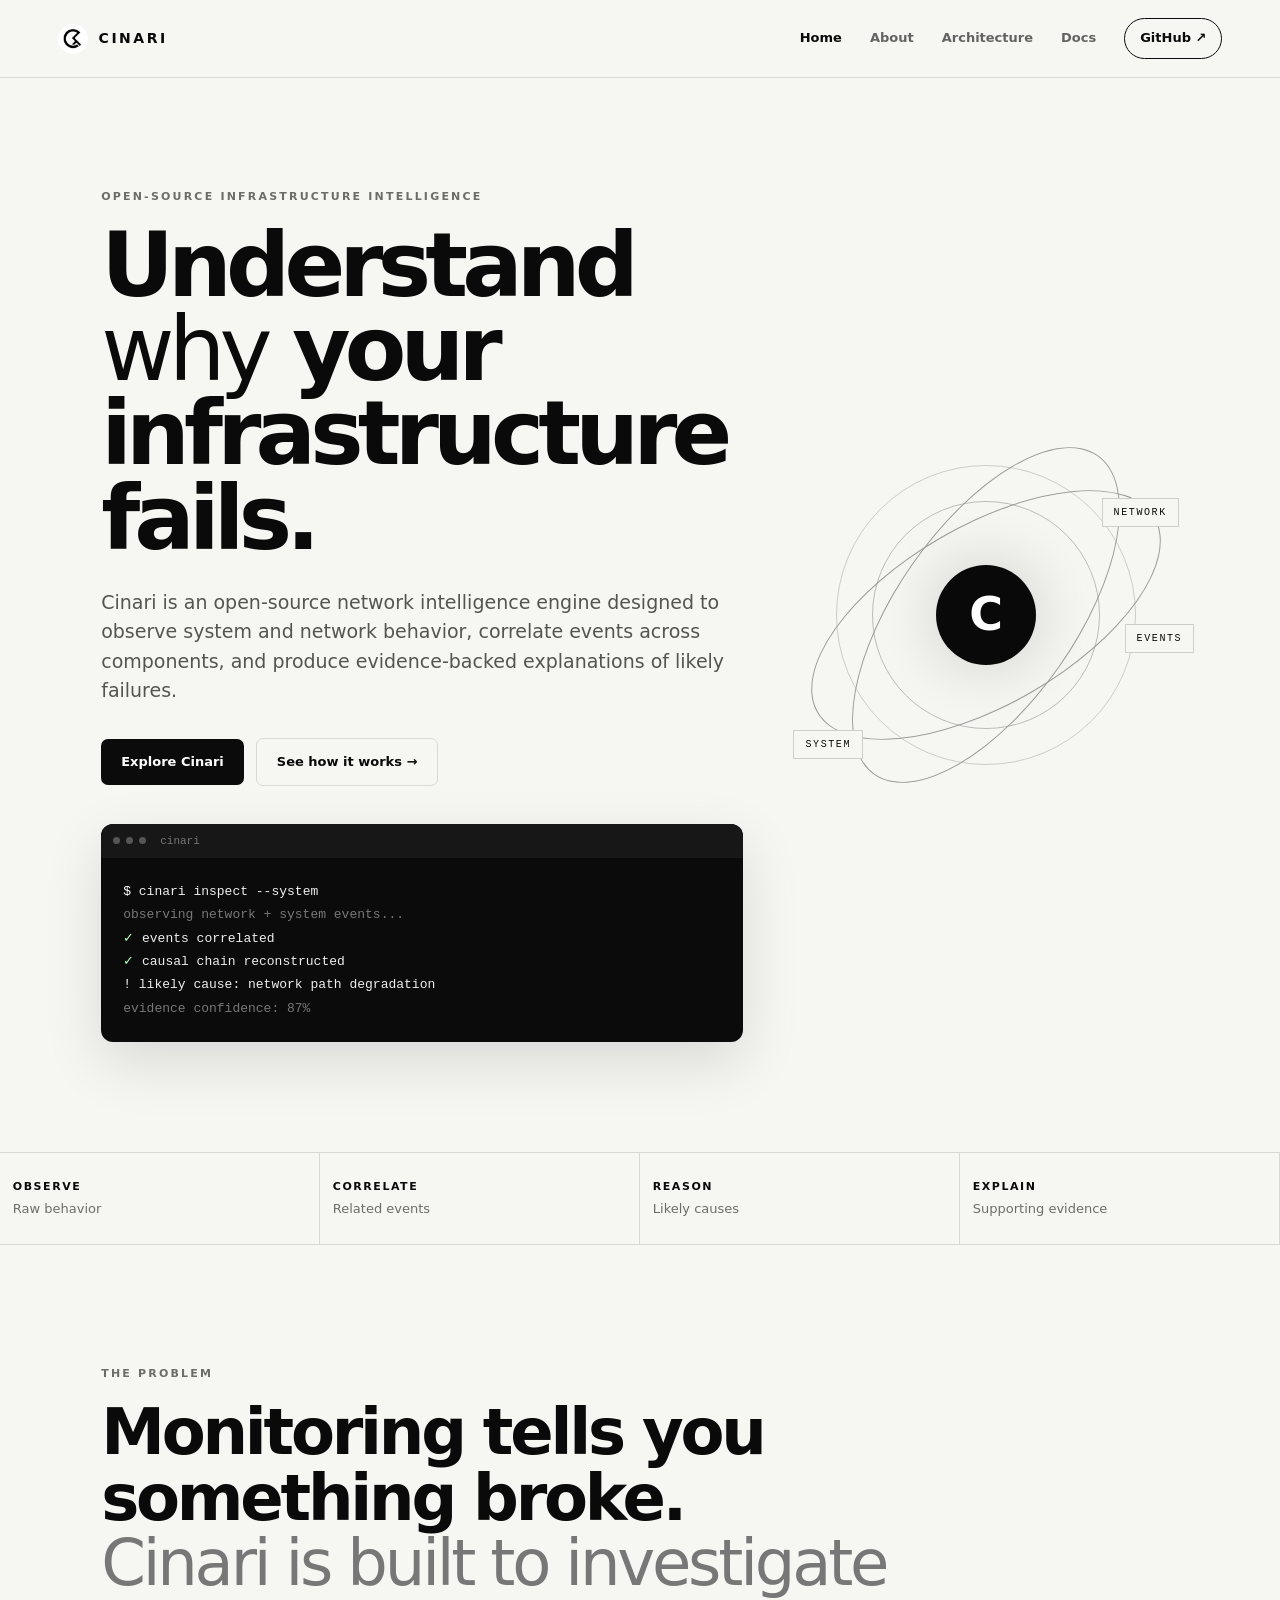
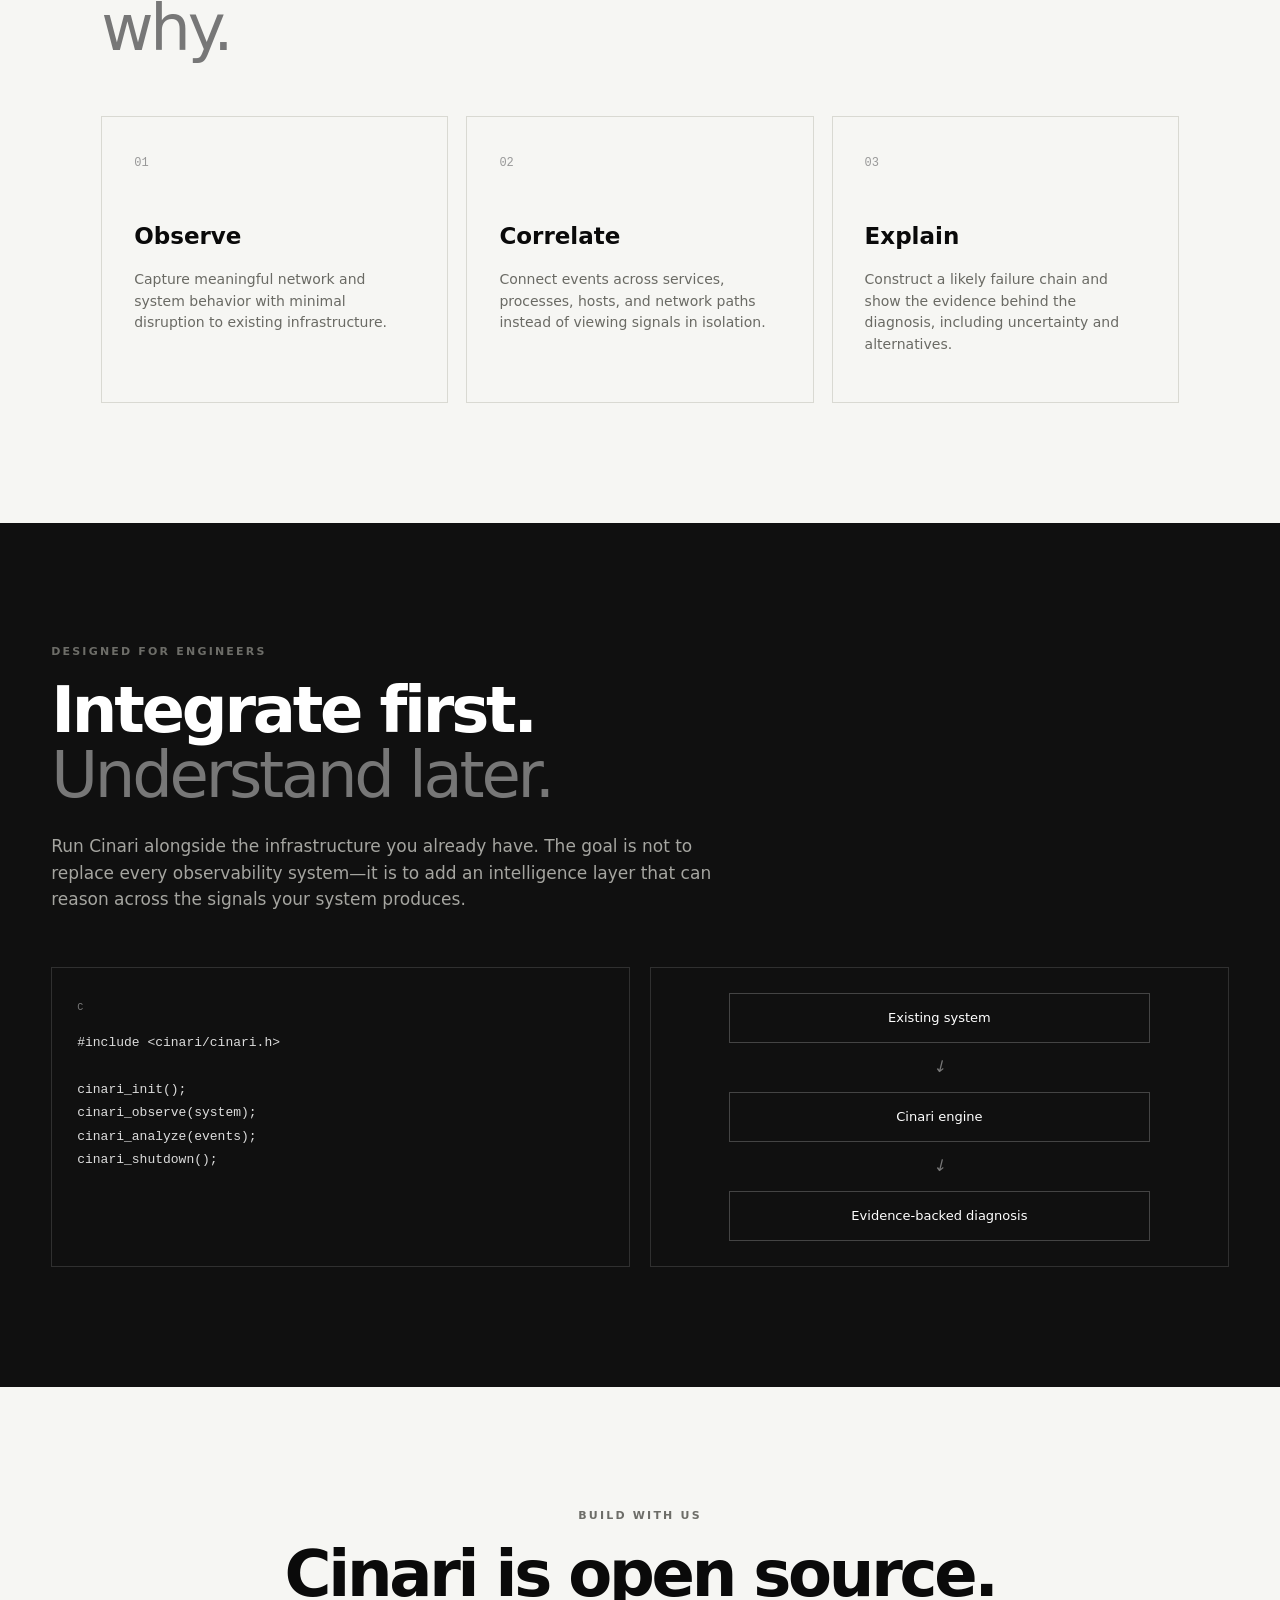
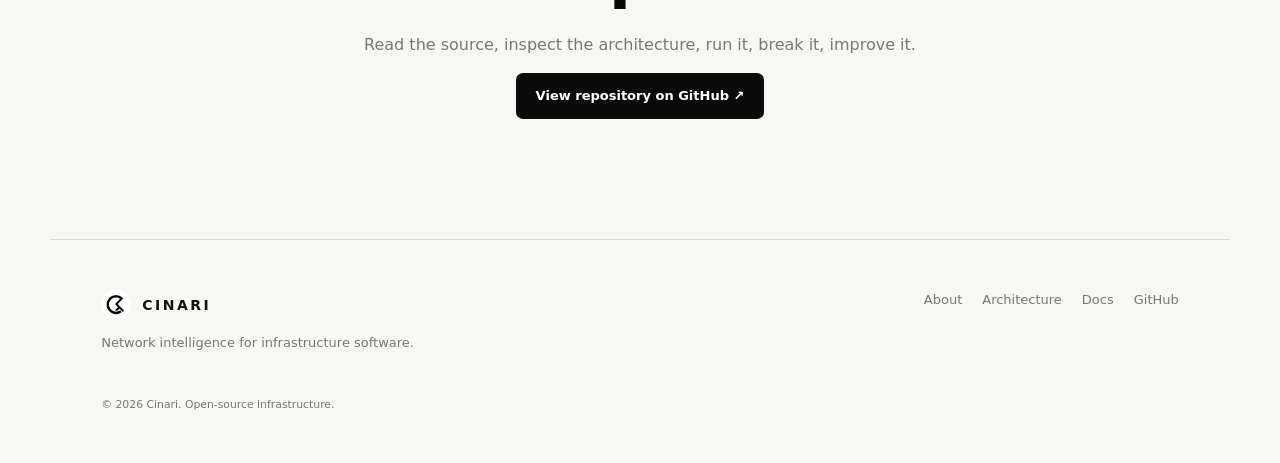
<file: index.html>
<!doctype html>
<html lang="en">
<head>
  <meta charset="utf-8">
  <meta name="viewport" content="width=device-width,initial-scale=1">
  <title>Cinari - Network Intelligence for Infrastructure</title>
  <meta name="description" content="Cinari is an open-source network intelligence engine for infrastructure software.">
  <link rel="icon" href="assets/cinari-logo.jpg">
  <link rel="stylesheet" href="assets/style.css">
</head>
<body>
<header class="site-header">
  <a class="brand" href="index.html"><img src="assets/cinari-logo.jpg" alt="Cinari logo"><span>CINARI</span></a>
  <nav>
    <a class="active" href="index.html">Home</a><a href="about.html">About</a><a href="architecture.html">Architecture</a><a href="docs.html">Docs</a>
    <a class="github" href="https://github.com/cinariengines/cinari.git" target="_blank" rel="noopener">GitHub ↗</a>
  </nav>
  <button class="menu" aria-label="Open navigation">☰</button>
</header>

<main>
<section class="hero">
  <div class="hero-copy reveal">
    <p class="eyebrow">OPEN-SOURCE INFRASTRUCTURE INTELLIGENCE</p>
    <h1>Understand <span>why</span> your infrastructure fails.</h1>
    <p class="lead">Cinari is an open-source network intelligence engine designed to observe system and network behavior, correlate events across components, and produce evidence-backed explanations of likely failures.</p>
    <div class="actions">
      <a class="btn primary" href="https://github.com/cinariengines/cinari.git" target="_blank" rel="noopener">Explore Cinari</a>
      <a class="btn ghost" href="architecture.html">See how it works →</a>
    </div>
    <div class="terminal">
      <div class="term-bar"><i></i><i></i><i></i><span>cinari</span></div>
      <pre><span>$</span> cinari inspect --system
<span class="muted">observing network + system events...</span>
<span class="ok">✓</span> events correlated
<span class="ok">✓</span> causal chain reconstructed
<span class="warn">!</span> likely cause: network path degradation
<span class="muted">evidence confidence: 87%</span></pre>
    </div>
  </div>
  <div class="hero-visual reveal">
    <div class="orb"><div class="ring r1"></div><div class="ring r2"></div><div class="core">C</div></div>
    <div class="signal s1">NETWORK</div><div class="signal s2">SYSTEM</div><div class="signal s3">EVENTS</div>
  </div>
</section>

<section class="strip">
  <div><strong>OBSERVE</strong><span>Raw behavior</span></div>
  <div><strong>CORRELATE</strong><span>Related events</span></div>
  <div><strong>REASON</strong><span>Likely causes</span></div>
  <div><strong>EXPLAIN</strong><span>Supporting evidence</span></div>
</section>

<section class="section">
  <div class="section-head reveal"><p class="eyebrow">THE PROBLEM</p><h2>Monitoring tells you something broke.<br><span>Cinari is built to investigate why.</span></h2></div>
  <div class="grid three">
    <article class="card reveal"><b>01</b><h3>Observe</h3><p>Capture meaningful network and system behavior with minimal disruption to existing infrastructure.</p></article>
    <article class="card reveal"><b>02</b><h3>Correlate</h3><p>Connect events across services, processes, hosts, and network paths instead of viewing signals in isolation.</p></article>
    <article class="card reveal"><b>03</b><h3>Explain</h3><p>Construct a likely failure chain and show the evidence behind the diagnosis, including uncertainty and alternatives.</p></article>
  </div>
</section>

<section class="section dark-panel">
  <div class="section-head reveal"><p class="eyebrow">DESIGNED FOR ENGINEERS</p><h2>Integrate first.<br><span>Understand later.</span></h2><p>Run Cinari alongside the infrastructure you already have. The goal is not to replace every observability system—it is to add an intelligence layer that can reason across the signals your system produces.</p></div>
  <div class="code-grid reveal">
    <div><span class="code-label">C</span><pre>#include &lt;cinari/cinari.h&gt;

cinari_init();
cinari_observe(system);
cinari_analyze(events);
cinari_shutdown();</pre></div>
    <div class="flow"><div>Existing system</div><i>↓</i><div>Cinari engine</div><i>↓</i><div>Evidence-backed diagnosis</div></div>
  </div>
</section>

<section class="section cta">
  <p class="eyebrow">BUILD WITH US</p><h2>Cinari is open source.</h2><p>Read the source, inspect the architecture, run it, break it, improve it.</p>
  <a class="btn primary" href="https://github.com/cinariengines/cinari.git" target="_blank" rel="noopener">View repository on GitHub ↗</a>
</section>
</main>

<footer><div><a class="brand" href="index.html"><img src="assets/cinari-logo.jpg" alt=""><span>CINARI</span></a><p>Network intelligence for infrastructure software.</p></div><div><a href="about.html">About</a><a href="architecture.html">Architecture</a><a href="docs.html">Docs</a><a href="https://github.com/cinariengines/cinari.git">GitHub</a></div><small>© <span id="year"></span> Cinari. Open-source infrastructure.</small></footer>
<script src="assets/app.js"></script>
</body>
</html>
</file>
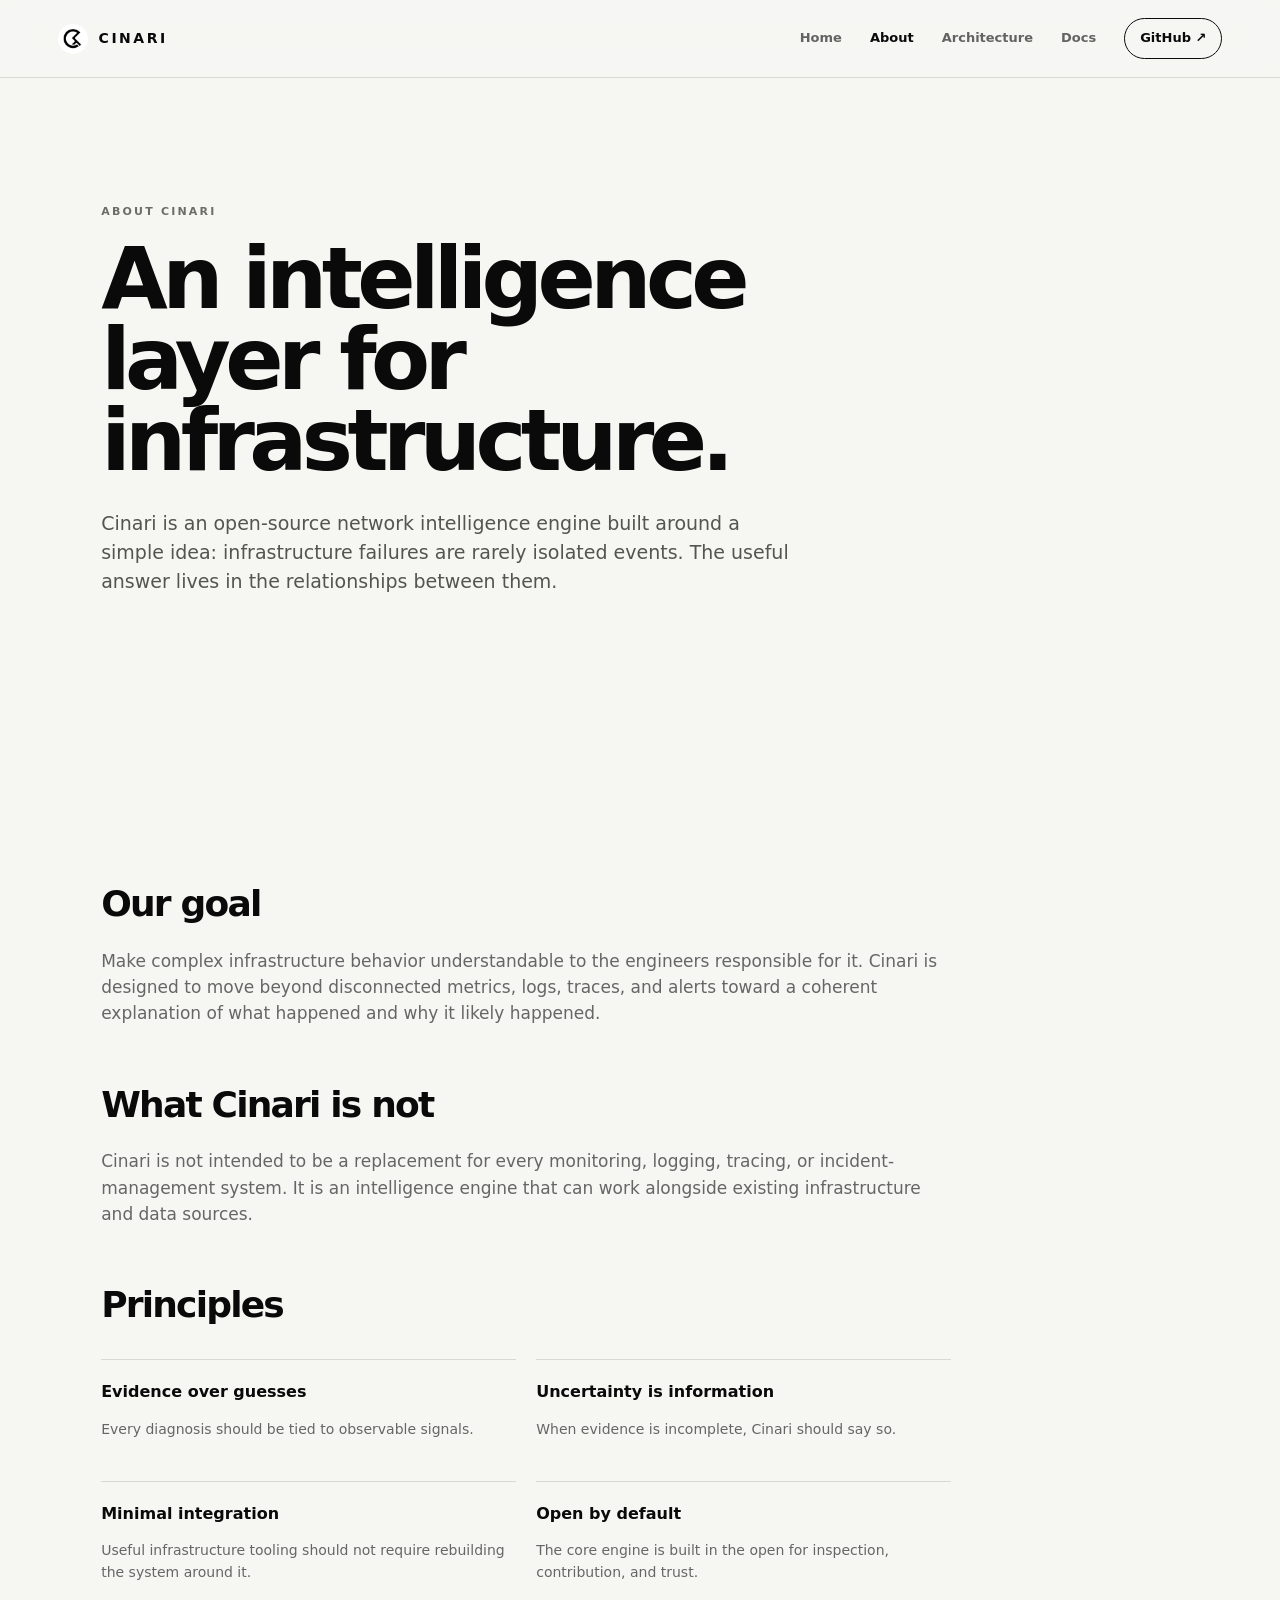
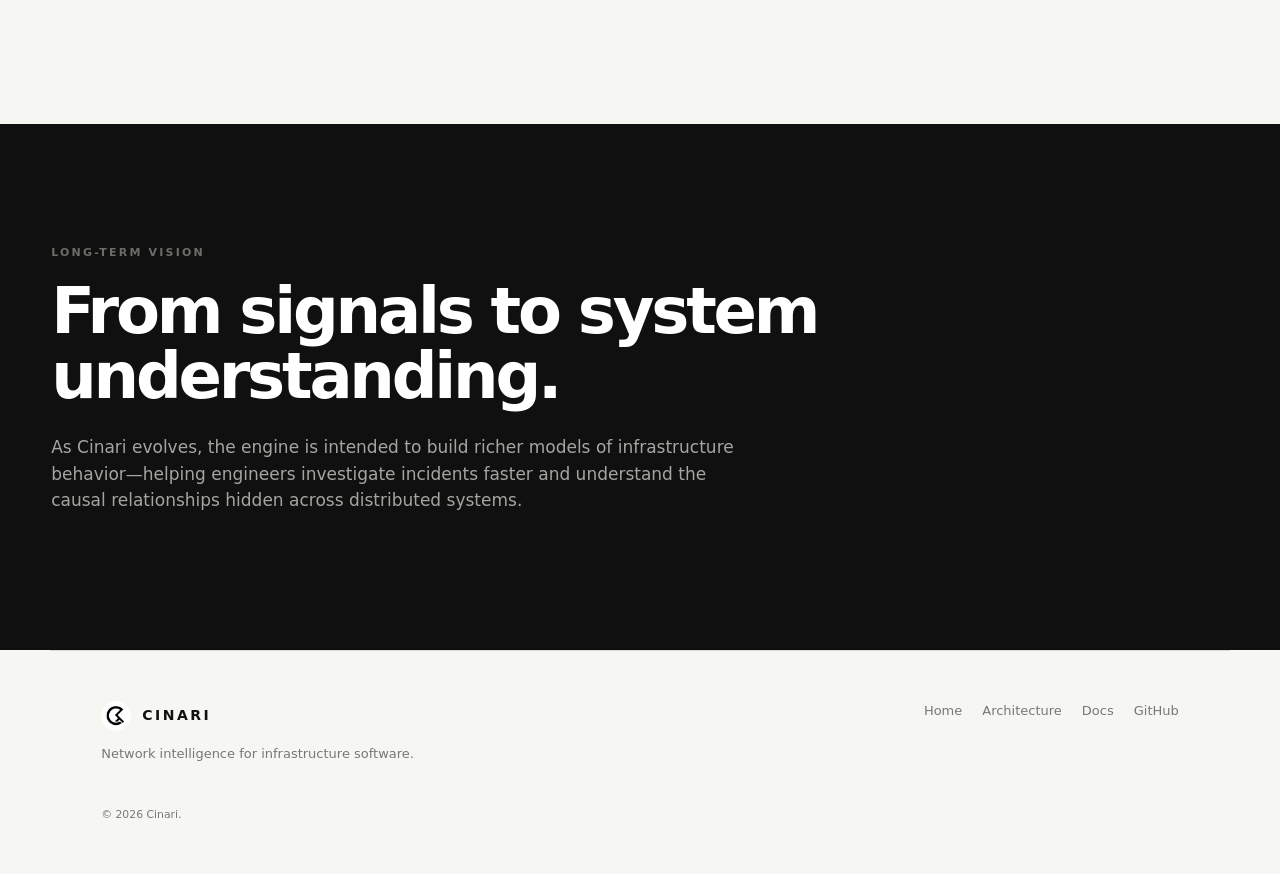
<file: about.html>
<!doctype html>
<html lang="en"><head><meta charset="utf-8"><meta name="viewport" content="width=device-width,initial-scale=1"><title>About Cinari</title><link rel="icon" href="assets/cinari-logo.jpg"><link rel="stylesheet" href="assets/style.css"></head>
<body>
<header class="site-header"><a class="brand" href="index.html"><img src="assets/cinari-logo.jpg" alt=""><span>CINARI</span></a><nav><a href="index.html">Home</a><a class="active" href="about.html">About</a><a href="architecture.html">Architecture</a><a href="docs.html">Docs</a><a class="github" href="https://github.com/cinariengines/cinari.git">GitHub ↗</a></nav><button class="menu">☰</button></header>
<main>
<section class="page-hero"><p class="eyebrow">ABOUT CINARI</p><h1>An intelligence layer for infrastructure.</h1><p>Cinari is an open-source network intelligence engine built around a simple idea: infrastructure failures are rarely isolated events. The useful answer lives in the relationships between them.</p></section>
<section class="section"><div class="prose reveal"><h2>Our goal</h2><p>Make complex infrastructure behavior understandable to the engineers responsible for it. Cinari is designed to move beyond disconnected metrics, logs, traces, and alerts toward a coherent explanation of what happened and why it likely happened.</p><h2>What Cinari is not</h2><p>Cinari is not intended to be a replacement for every monitoring, logging, tracing, or incident-management system. It is an intelligence engine that can work alongside existing infrastructure and data sources.</p><h2>Principles</h2><div class="principles"><div><b>Evidence over guesses</b><p>Every diagnosis should be tied to observable signals.</p></div><div><b>Uncertainty is information</b><p>When evidence is incomplete, Cinari should say so.</p></div><div><b>Minimal integration</b><p>Useful infrastructure tooling should not require rebuilding the system around it.</p></div><div><b>Open by default</b><p>The core engine is built in the open for inspection, contribution, and trust.</p></div></div></div></section>
<section class="section dark-panel"><div class="section-head"><p class="eyebrow">LONG-TERM VISION</p><h2>From signals to system understanding.</h2><p>As Cinari evolves, the engine is intended to build richer models of infrastructure behavior—helping engineers investigate incidents faster and understand the causal relationships hidden across distributed systems.</p></div></section>
</main><footer><div><a class="brand" href="index.html"><img src="assets/cinari-logo.jpg" alt=""><span>CINARI</span></a><p>Network intelligence for infrastructure software.</p></div><div><a href="index.html">Home</a><a href="architecture.html">Architecture</a><a href="docs.html">Docs</a><a href="https://github.com/cinariengines/cinari.git">GitHub</a></div><small>© <span id="year"></span> Cinari.</small></footer><script src="assets/app.js"></script></body></html>
</file>
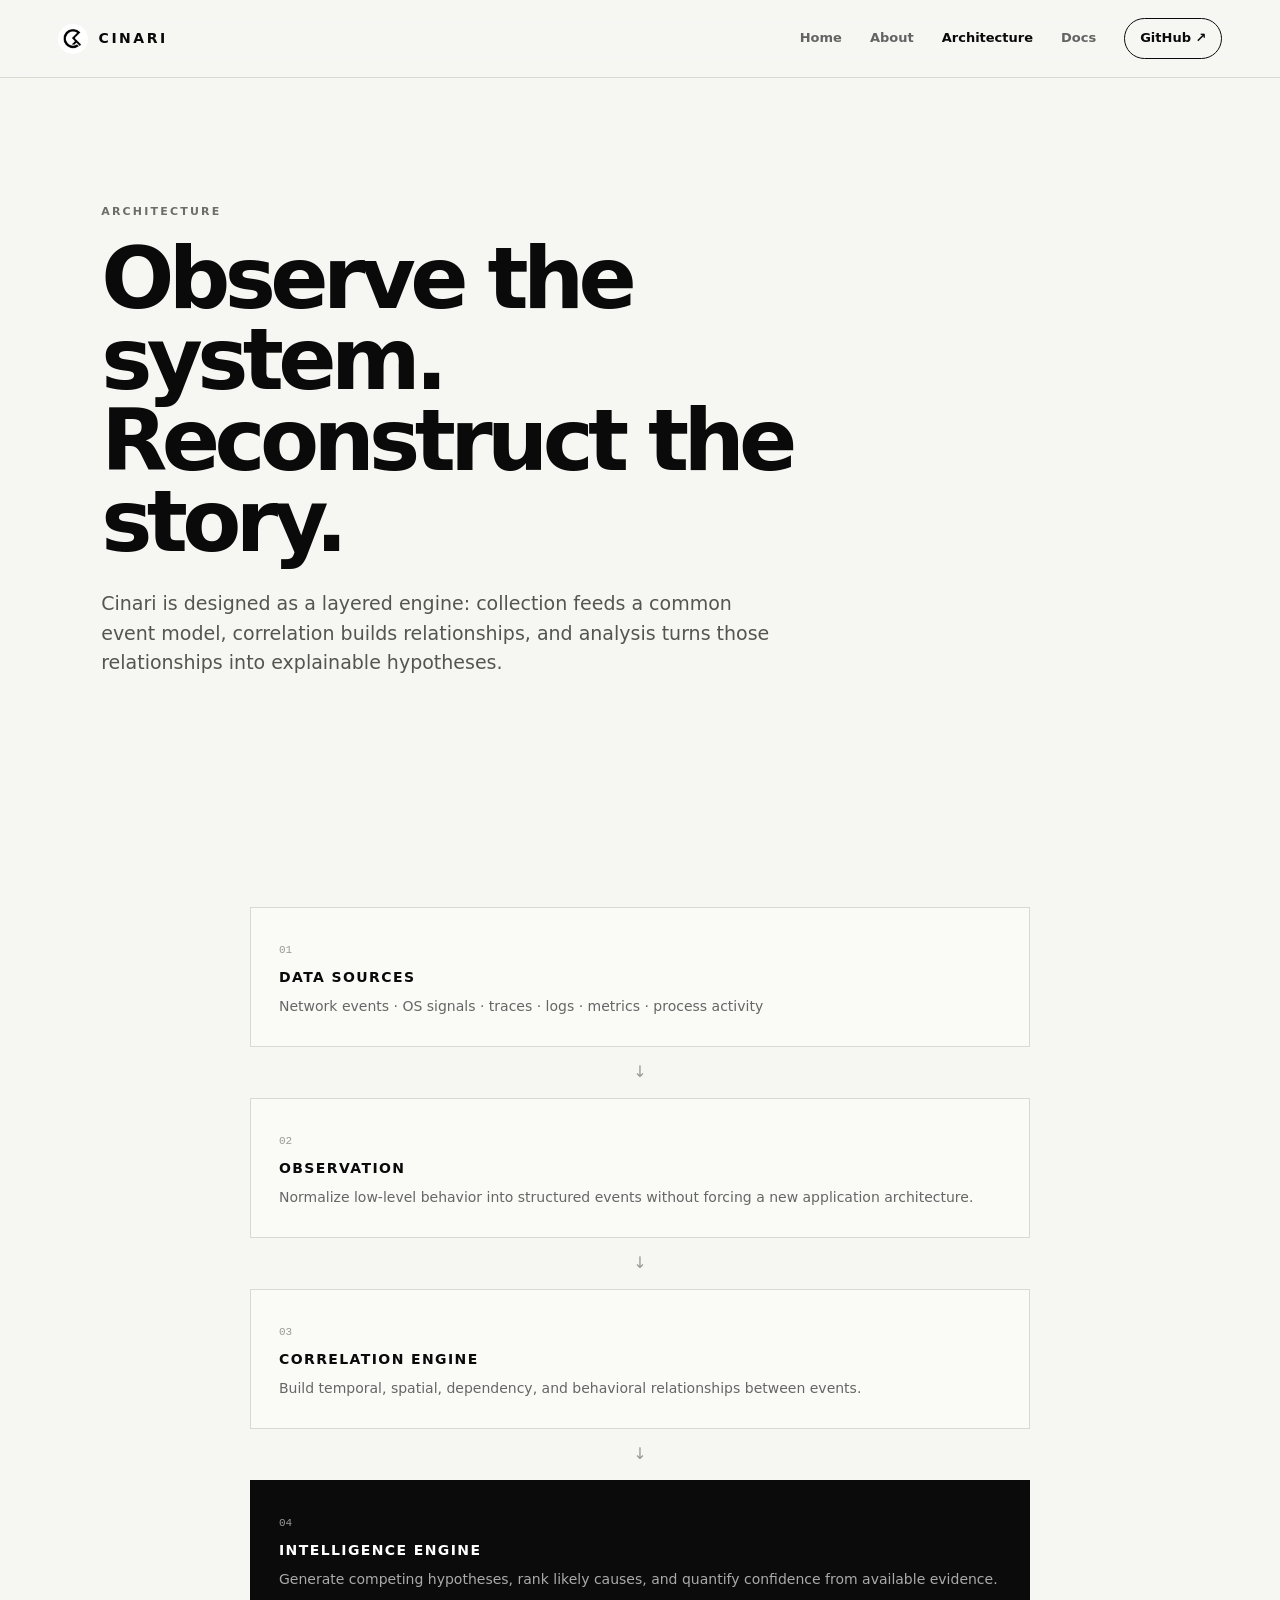
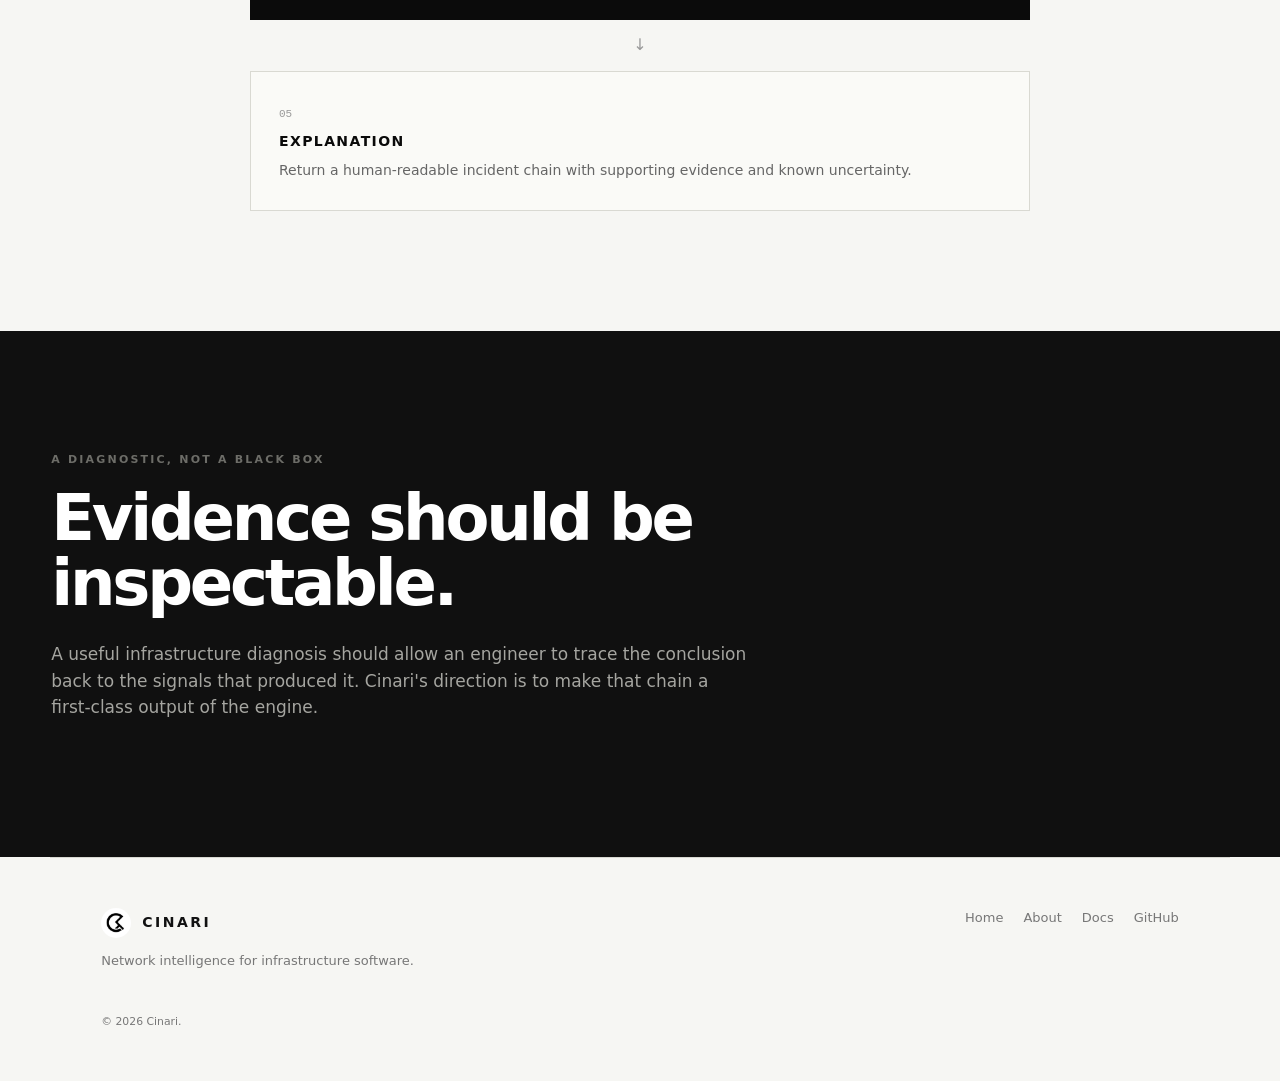
<file: architecture.html>
<!doctype html>
<html lang="en"><head><meta charset="utf-8"><meta name="viewport" content="width=device-width,initial-scale=1"><title>Cinari Architecture</title><link rel="icon" href="assets/cinari-logo.jpg"><link rel="stylesheet" href="assets/style.css"></head>
<body>
<header class="site-header"><a class="brand" href="index.html"><img src="assets/cinari-logo.jpg" alt=""><span>CINARI</span></a><nav><a href="index.html">Home</a><a href="about.html">About</a><a class="active" href="architecture.html">Architecture</a><a href="docs.html">Docs</a><a class="github" href="https://github.com/cinariengines/cinari.git">GitHub ↗</a></nav><button class="menu">☰</button></header>
<main>
<section class="page-hero"><p class="eyebrow">ARCHITECTURE</p><h1>Observe the system.<br>Reconstruct the story.</h1><p>Cinari is designed as a layered engine: collection feeds a common event model, correlation builds relationships, and analysis turns those relationships into explainable hypotheses.</p></section>
<section class="section"><div class="architecture reveal">
  <div class="arch-node"><small>01</small><strong>DATA SOURCES</strong><p>Network events · OS signals · traces · logs · metrics · process activity</p></div><div class="arrow">↓</div>
  <div class="arch-node"><small>02</small><strong>OBSERVATION</strong><p>Normalize low-level behavior into structured events without forcing a new application architecture.</p></div><div class="arrow">↓</div>
  <div class="arch-node"><small>03</small><strong>CORRELATION ENGINE</strong><p>Build temporal, spatial, dependency, and behavioral relationships between events.</p></div><div class="arrow">↓</div>
  <div class="arch-node highlight"><small>04</small><strong>INTELLIGENCE ENGINE</strong><p>Generate competing hypotheses, rank likely causes, and quantify confidence from available evidence.</p></div><div class="arrow">↓</div>
  <div class="arch-node"><small>05</small><strong>EXPLANATION</strong><p>Return a human-readable incident chain with supporting evidence and known uncertainty.</p></div>
</div></section>
<section class="section dark-panel"><div class="section-head"><p class="eyebrow">A DIAGNOSTIC, NOT A BLACK BOX</p><h2>Evidence should be inspectable.</h2><p>A useful infrastructure diagnosis should allow an engineer to trace the conclusion back to the signals that produced it. Cinari's direction is to make that chain a first-class output of the engine.</p></div></section>
</main><footer><div><a class="brand" href="index.html"><img src="assets/cinari-logo.jpg" alt=""><span>CINARI</span></a><p>Network intelligence for infrastructure software.</p></div><div><a href="index.html">Home</a><a href="about.html">About</a><a href="docs.html">Docs</a><a href="https://github.com/cinariengines/cinari.git">GitHub</a></div><small>© <span id="year"></span> Cinari.</small></footer><script src="assets/app.js"></script></body></html>
</file>
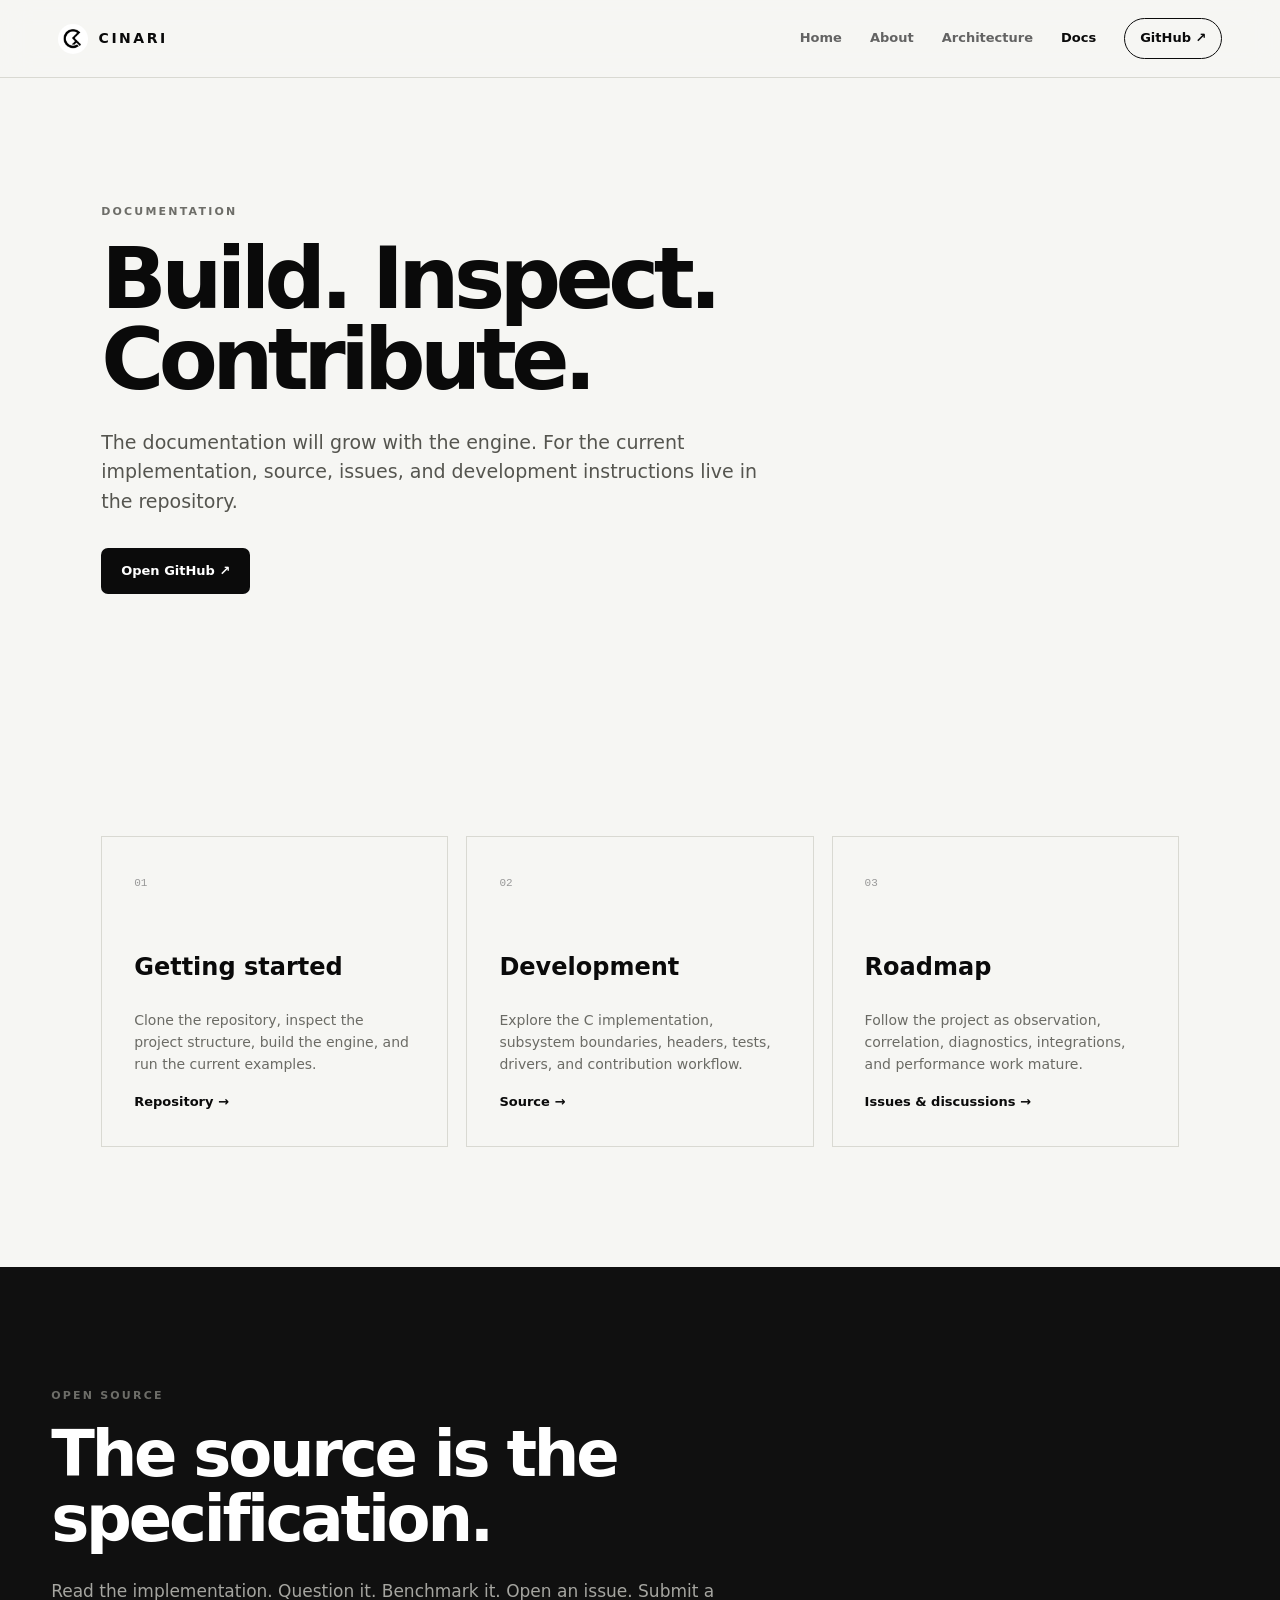
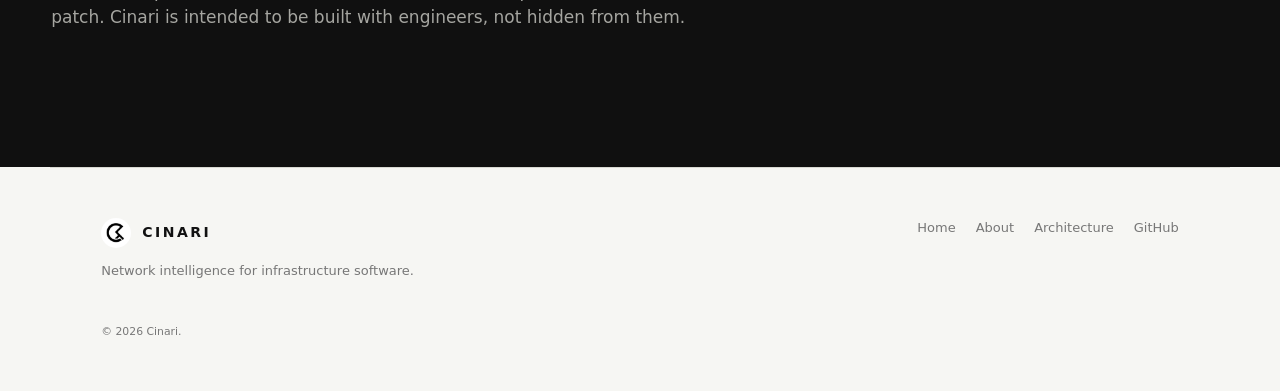
<file: docs.html>
<!doctype html>
<html lang="en"><head><meta charset="utf-8"><meta name="viewport" content="width=device-width,initial-scale=1"><title>Cinari Docs</title><link rel="icon" href="assets/cinari-logo.jpg"><link rel="stylesheet" href="assets/style.css"></head>
<body>
<header class="site-header"><a class="brand" href="index.html"><img src="assets/cinari-logo.jpg" alt=""><span>CINARI</span></a><nav><a href="index.html">Home</a><a href="about.html">About</a><a href="architecture.html">Architecture</a><a class="active" href="docs.html">Docs</a><a class="github" href="https://github.com/cinariengines/cinari.git">GitHub ↗</a></nav><button class="menu">☰</button></header>
<main>
<section class="page-hero"><p class="eyebrow">DOCUMENTATION</p><h1>Build. Inspect. Contribute.</h1><p>The documentation will grow with the engine. For the current implementation, source, issues, and development instructions live in the repository.</p><div class="actions"><a class="btn primary" href="https://github.com/cinariengines/cinari.git">Open GitHub ↗</a></div></section>
<section class="section"><div class="docs-grid">
<article class="doc-card"><span>01</span><h3>Getting started</h3><p>Clone the repository, inspect the project structure, build the engine, and run the current examples.</p><a href="https://github.com/cinariengines/cinari.git">Repository →</a></article>
<article class="doc-card"><span>02</span><h3>Development</h3><p>Explore the C implementation, subsystem boundaries, headers, tests, drivers, and contribution workflow.</p><a href="https://github.com/cinariengines/cinari.git">Source →</a></article>
<article class="doc-card"><span>03</span><h3>Roadmap</h3><p>Follow the project as observation, correlation, diagnostics, integrations, and performance work mature.</p><a href="https://github.com/cinariengines/cinari.git">Issues & discussions →</a></article>
</div></section>
<section class="section dark-panel"><div class="section-head"><p class="eyebrow">OPEN SOURCE</p><h2>The source is the specification.</h2><p>Read the implementation. Question it. Benchmark it. Open an issue. Submit a patch. Cinari is intended to be built with engineers, not hidden from them.</p></div></section>
</main><footer><div><a class="brand" href="index.html"><img src="assets/cinari-logo.jpg" alt=""><span>CINARI</span></a><p>Network intelligence for infrastructure software.</p></div><div><a href="index.html">Home</a><a href="about.html">About</a><a href="architecture.html">Architecture</a><a href="https://github.com/cinariengines/cinari.git">GitHub</a></div><small>© <span id="year"></span> Cinari.</small></footer><script src="assets/app.js"></script></body></html>
</file>
<file: assets/style.css>
:root{--bg:#f6f6f3;--ink:#0a0a0a;--muted:#6d6d68;--line:#d9d9d2;--panel:#101010;--white:#fff;--accent:#111;--max:1180px}*{box-sizing:border-box}html{scroll-behavior:smooth}body{margin:0;background:var(--bg);color:var(--ink);font-family:Inter,ui-sans-serif,system-ui,-apple-system,BlinkMacSystemFont,"Segoe UI",sans-serif;line-height:1.55}a{color:inherit;text-decoration:none}.site-header{height:78px;display:flex;align-items:center;justify-content:space-between;padding:0 4.5%;border-bottom:1px solid var(--line);background:rgba(246,246,243,.92);backdrop-filter:blur(14px);position:sticky;top:0;z-index:20}.brand{display:flex;align-items:center;gap:11px;font-weight:900;letter-spacing:.18em;font-size:14px}.brand img{width:30px;height:30px;object-fit:cover;border-radius:50%}.site-header nav{display:flex;align-items:center;gap:28px;font-size:13px;font-weight:650}.site-header nav a{opacity:.62;transition:.2s}.site-header nav a:hover,.site-header nav a.active{opacity:1}.site-header .github{border:1px solid var(--ink);padding:9px 15px;border-radius:999px;opacity:1}.menu{display:none;background:none;border:0;font-size:24px}.hero{max-width:var(--max);margin:auto;min-height:690px;padding:110px 4%;display:grid;grid-template-columns:1.25fr .75fr;align-items:center;gap:50px}.eyebrow{font-size:11px;font-weight:850;letter-spacing:.2em;color:var(--muted);margin:0 0 18px}.hero h1,.page-hero h1{font-size:clamp(52px,7vw,92px);line-height:.94;letter-spacing:-.065em;margin:0 0 28px;max-width:850px}.hero h1 span,.page-hero h1 span{font-weight:400}.lead,.page-hero>p:not(.eyebrow){font-size:19px;color:#55554f;max-width:690px}.actions{display:flex;gap:12px;align-items:center;margin:32px 0}.btn{display:inline-block;padding:13px 20px;border-radius:7px;font-weight:750;font-size:13px}.btn.primary{background:#0b0b0b;color:white}.btn.ghost{border:1px solid var(--line)}.terminal{margin-top:38px;background:#0b0b0b;color:#eee;border-radius:12px;overflow:hidden;box-shadow:0 20px 60px rgba(0,0,0,.12);max-width:650px}.term-bar{height:34px;background:#171717;display:flex;align-items:center;gap:6px;padding:0 12px;color:#777;font:11px monospace}.term-bar i{width:7px;height:7px;background:#555;border-radius:50%}.term-bar span{margin-left:8px}.terminal pre{margin:0;padding:22px;font:13px/1.8 "SFMono-Regular",Consolas,monospace;white-space:pre-wrap}.terminal pre span:first-child{color:#fff}.terminal .ok{color:#b7ffb7}.terminal .warn{color:#fff}.terminal .muted{color:#777}.hero-visual{min-height:450px;position:relative;display:grid;place-items:center}.orb{width:300px;height:300px;border-radius:50%;border:1px solid #ccc;position:relative;display:grid;place-items:center}.orb:before{content:"";position:absolute;inset:35px;border:1px solid #bbb;border-radius:50%}.ring{position:absolute;border:1px solid #999;border-radius:50%;transform:rotate(-30deg)}.r1{width:390px;height:180px}.r2{width:180px;height:390px;transform:rotate(35deg)}.core{width:100px;height:100px;border-radius:50%;background:#090909;color:#fff;display:grid;place-items:center;font-size:46px;font-weight:900;box-shadow:0 0 70px rgba(0,0,0,.18)}.signal{position:absolute;font:10px monospace;letter-spacing:.16em;border:1px solid #cfcfc8;background:var(--bg);padding:8px 11px}.s1{top:24%;right:0}.s2{bottom:18%;left:0}.s3{top:52%;right:-4%}.strip{border-top:1px solid var(--line);border-bottom:1px solid var(--line);display:grid;grid-template-columns:repeat(4,1fr);max-width:100%;}.strip div{padding:25px 4%;border-right:1px solid var(--line);display:flex;flex-direction:column;gap:4px}.strip strong{font-size:11px;letter-spacing:.14em}.strip span{font-size:13px;color:var(--muted)}.section{max-width:var(--max);margin:auto;padding:120px 4%}.section-head{max-width:850px}.section h2{font-size:clamp(40px,5vw,68px);line-height:1.02;letter-spacing:-.05em;margin:0 0 25px}.section h2 span{font-weight:400;color:#777}.section-head>p:last-child{color:#686861;max-width:700px;font-size:17px}.grid{display:grid;gap:18px;margin-top:55px}.three{grid-template-columns:repeat(3,1fr)}.card{padding:32px;border:1px solid var(--line);min-height:250px}.card b{font:12px monospace;color:#999}.card h3{font-size:23px;margin:45px 0 10px}.card p{color:#6a6a64;font-size:14px}.dark-panel{max-width:none;background:var(--panel);color:white}.dark-panel .section-head>p:last-child{color:#a5a5a0}.code-grid{max-width:var(--max);margin:55px auto 0;display:grid;grid-template-columns:1fr 1fr;gap:20px}.code-grid>div{border:1px solid #303030;padding:25px}.code-label{font:10px monospace;color:#777}.code-grid pre{font:13px/1.8 monospace;color:#ddd}.flow{display:flex!important;flex-direction:column;justify-content:center;align-items:center;gap:12px}.flow div{border:1px solid #444;padding:14px 22px;width:80%;text-align:center;font-size:13px}.flow i{color:#777}.cta{text-align:center}.cta p:not(.eyebrow){color:#777}.page-hero{max-width:var(--max);margin:auto;padding:125px 4% 90px}.page-hero h1{font-size:clamp(52px,7vw,86px)}.prose{max-width:850px}.prose h2{font-size:36px;margin-top:60px}.prose p{font-size:17px;color:#666}.principles{display:grid;grid-template-columns:1fr 1fr;gap:20px;margin-top:35px}.principles>div{border-top:1px solid var(--line);padding:20px 0}.principles p{margin-bottom:0;font-size:14px}.architecture{max-width:780px;margin:auto;text-align:center}.arch-node{border:1px solid var(--line);padding:28px;text-align:left;background:#fafaf7}.arch-node small{font:11px monospace;color:#999}.arch-node strong{display:block;margin:7px 0;font-size:14px;letter-spacing:.1em}.arch-node p{margin:0;color:#666;font-size:14px}.arch-node.highlight{background:#0b0b0b;color:#fff;border-color:#0b0b0b}.arch-node.highlight p{color:#aaa}.arrow{padding:13px;color:#999}.docs-grid{display:grid;grid-template-columns:repeat(3,1fr);gap:18px}.doc-card{border:1px solid var(--line);padding:32px;min-height:280px}.doc-card span{font:11px monospace;color:#999}.doc-card h3{font-size:24px;margin-top:55px}.doc-card p{font-size:14px;color:#6b6b65}.doc-card a{font-size:13px;font-weight:750}.reveal{opacity:0;transform:translateY(18px);transition:.8s ease}.reveal.visible{opacity:1;transform:none}footer{border-top:1px solid var(--line);max-width:var(--max);margin:auto;padding:50px 4%;display:grid;grid-template-columns:1fr auto;gap:30px;color:#777;font-size:13px}footer .brand{color:#111}footer>div:nth-child(2){display:flex;gap:20px}footer small{grid-column:1/-1}@media(max-width:800px){.site-header nav{display:none}.site-header nav.open{display:flex;position:absolute;top:78px;left:0;right:0;background:var(--bg);padding:20px 5%;flex-direction:column;align-items:flex-start;border-bottom:1px solid var(--line)}.menu{display:block}.hero{grid-template-columns:1fr;padding-top:70px}.hero-visual{display:none}.three,.docs-grid,.code-grid{grid-template-columns:1fr}.strip{grid-template-columns:1fr 1fr}.strip div{border-bottom:1px solid var(--line)}.principles{grid-template-columns:1fr}.page-hero{padding-top:75px}footer{grid-template-columns:1fr}footer>div:nth-child(2){flex-wrap:wrap}footer small{grid-column:auto}}
</file>
